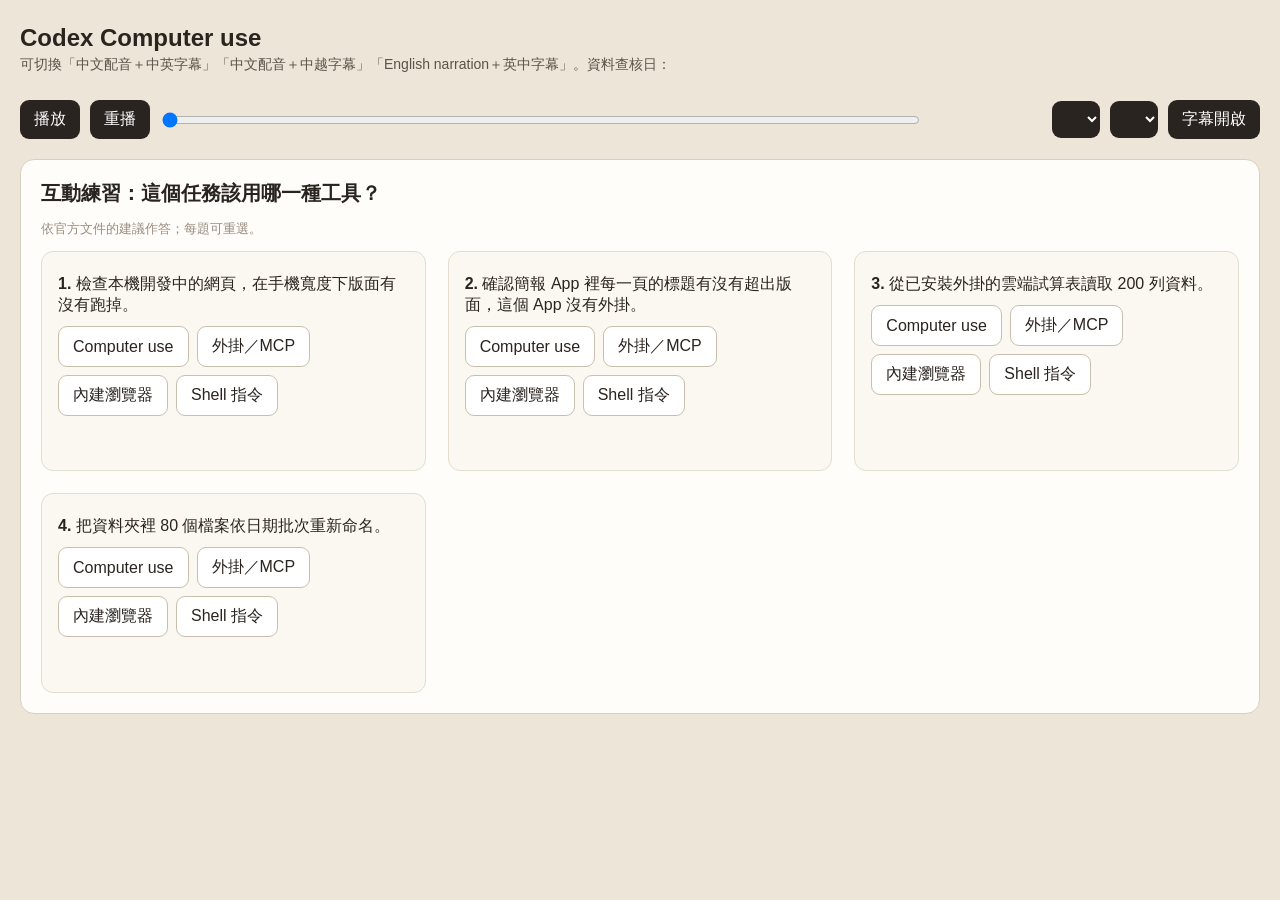
<file: index.html>
<!doctype html><meta charset="utf-8"><meta name="viewport" content="width=device-width,initial-scale=1">
<meta http-equiv="refresh" content="0; url=player/index.html?project=../ep/project.json"><title>Codex Computer use</title>
<p><a href="player/index.html?project=../ep/project.json">開啟 Codex Computer use 互動教學</a></p>
</file>
